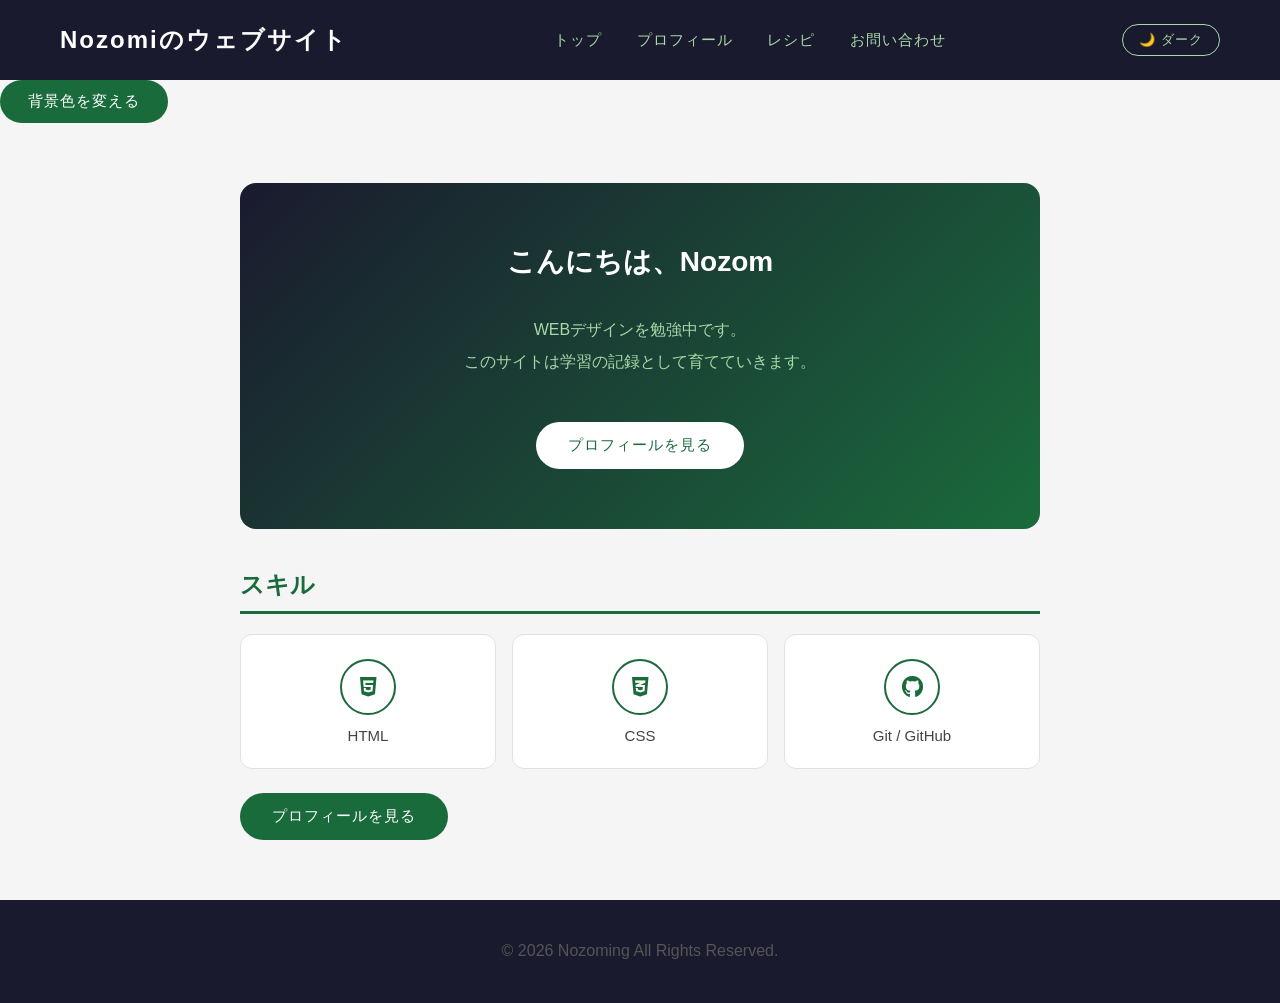
<file: index.html>
<!DOCTYPE html>
<html lang="ja">
  <head>
    <meta charset="UTF-8">
    <title>私のウェブサイト</title>
    <link rel="stylesheet" href="style.css">

  </head> <link rel="stylesheet" href="https://cdnjs.cloudflare.com/ajax/libs/font-awesome/6.5.0/css/all.min.css">
  <body>
    <header>
      <h1>Nozomiのウェブサイト</h1>
      <nav>
        <a href="index.html">トップ</a>
        <a href="profile.html">プロフィール</a>
        <a href="recipe.html">レシピ</a>
        <a href="contact.html">お問い合わせ</a>
      </nav>
      <button id="theme-toggle">🌙 ダーク</button>
    </header>
    <button id="colorButton">背景色を変える</button>
    <main>
        <section class="hero">
    <h2>こんにちは、Nozomiです。</h2>
    <p>WEBデザインを勉強中です。<br>このサイトは学習の記録として育てていきます。</p>
    <a href="profile.html" class="button">プロフィールを見る</a>
  </section>

      <h2>スキル</h2>
<div class="skill-grid">
  <div class="skill-card fade-in">
    <div class="skill-icon-circle">
      <i class="fa-brands fa-html5"></i>
    </div>
    <span>HTML</span>
   
  </div>
  <div class="skill-card fade-in">
    <div class="skill-icon-circle">
      <i class="fa-brands fa-css3-alt"></i>
    </div>
    <span>CSS</span>
  </div>
  <div class="skill-card fade-in">
    <div class="skill-icon-circle">
      <i class="fa-brands fa-github"></i>
    </div>
    <span>Git / GitHub</span>
  </div>
</div>
      <a href="profile.html" class="button">プロフィールを見る</a>
    </main>
    <script src="script.js"></script>
    <footer>
      <p>© 2026 Nozoming All Rights Reserved.</p>
    </footer>
  </body>
</html>
</file>
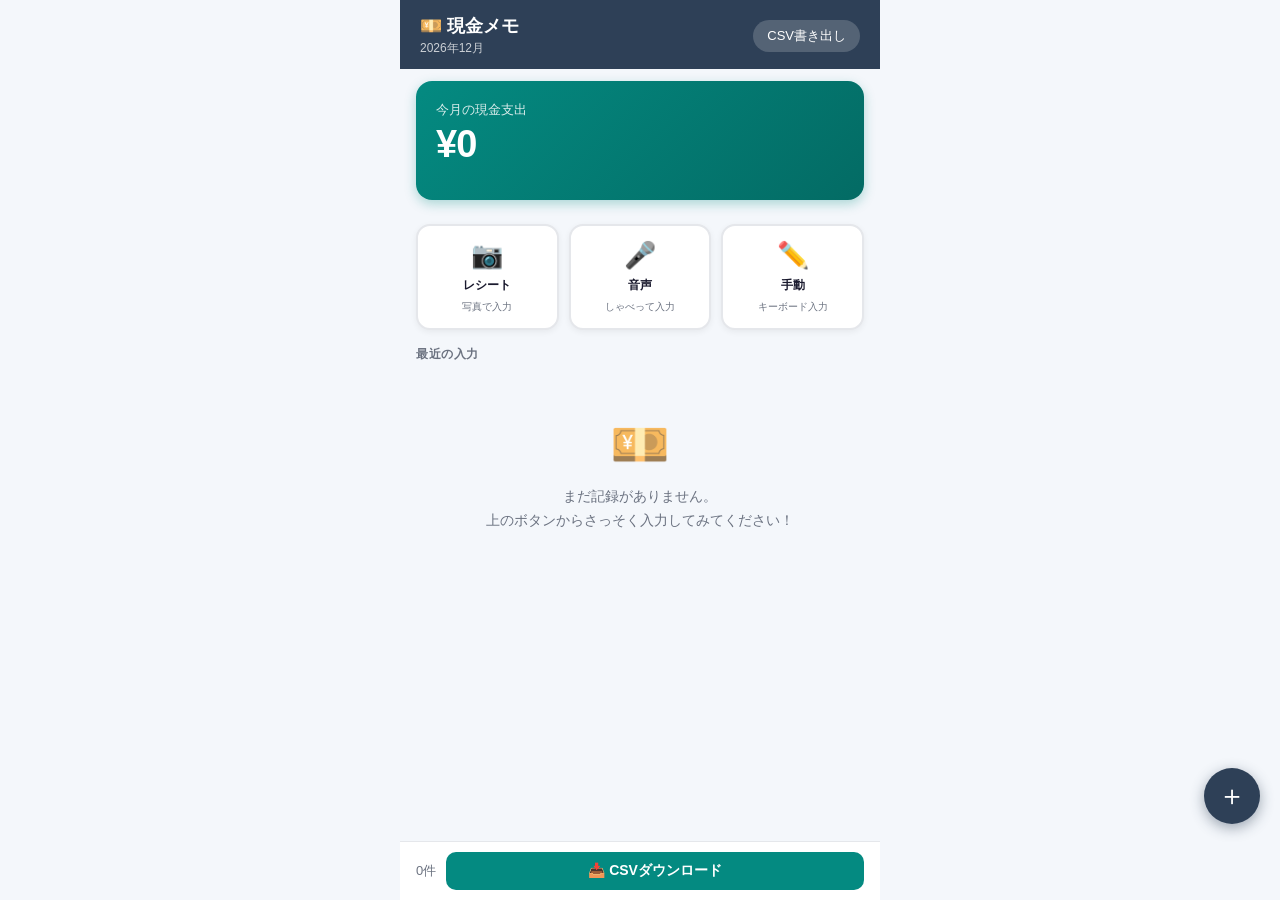
<file: 家計簿/index.html>
<!DOCTYPE html>
<html lang="ja">
<head>
<meta charset="UTF-8">
<meta name="viewport" content="width=device-width, initial-scale=1.0, maximum-scale=1.0, user-scalable=no">
<meta name="apple-mobile-web-app-capable" content="yes">
<meta name="mobile-web-app-app-status-bar-style" content="black-translucent">
<title>💴 現金メモ</title>
<style>
:root {
  --primary: #2E4057;
  --accent: #048A81;
  --danger: #E84855;
  --bg: #F4F7FB;
  --card: #FFFFFF;
  --text: #1A1A2E;
  --muted: #6B7280;
  --border: #E5E7EB;
}
* { box-sizing: border-box; margin: 0; padding: 0; -webkit-tap-highlight-color: transparent; }
body {
  font-family: -apple-system, 'Hiragino Sans', 'Yu Gothic UI', sans-serif;
  background: var(--bg); color: var(--text);
  max-width: 480px; margin: 0 auto; min-height: 100vh;
  display: flex; flex-direction: column;
}

/* Header */
.header {
  background: var(--primary); color: white;
  padding: 14px 20px 12px;
  display: flex; align-items: center; justify-content: space-between;
  position: sticky; top: 0; z-index: 100;
}
.header-title { font-size: 18px; font-weight: 700; }
.header-sub { font-size: 12px; opacity: 0.75; margin-top: 2px; }
.header-btn {
  background: rgba(255,255,255,0.18); border: none; color: white;
  padding: 7px 14px; border-radius: 20px; font-size: 13px;
  cursor: pointer; font-family: inherit;
}

/* Summary */
.summary-card {
  background: linear-gradient(135deg, var(--accent) 0%, #036B64 100%);
  color: white; margin: 12px 16px; border-radius: 16px; padding: 20px;
  box-shadow: 0 4px 12px rgba(4,138,129,0.3);
}
.summary-label { font-size: 13px; opacity: 0.85; }
.summary-amount { font-size: 38px; font-weight: 800; margin: 4px 0; letter-spacing: -1px; }
.summary-cats { display: flex; gap: 10px; margin-top: 14px; }
.summary-cat {
  background: rgba(255,255,255,0.2); border-radius: 10px;
  padding: 8px 10px; flex: 1; text-align: center; min-width: 0;
}
.summary-cat-name { font-size: 11px; opacity: 0.9; white-space: nowrap; overflow: hidden; text-overflow: ellipsis; }
.summary-cat-amt { font-size: 14px; font-weight: 700; margin-top: 2px; }

/* Quick Add */
.quick-add { display: grid; grid-template-columns: 1fr 1fr 1fr; gap: 10px; padding: 12px 16px; }
.qa-btn {
  background: var(--card); border: 2px solid var(--border); border-radius: 14px;
  padding: 14px 8px; display: flex; flex-direction: column; align-items: center; gap: 6px;
  cursor: pointer; box-shadow: 0 2px 6px rgba(0,0,0,0.06);
  transition: transform 0.1s, border-color 0.1s;
}
.qa-btn:active { transform: scale(0.94); border-color: var(--accent); background: #EEF9F8; }
.qa-icon { font-size: 26px; }
.qa-label { font-size: 12px; font-weight: 700; color: var(--text); }
.qa-sub { font-size: 10px; color: var(--muted); }

/* List */
.section-title { font-size: 12px; font-weight: 700; color: var(--muted); padding: 4px 16px 6px; letter-spacing: 0.5px; }
.list { padding: 0 16px; flex: 1; padding-bottom: 90px; }
.day-group { margin-bottom: 14px; }
.day-header { font-size: 12px; color: var(--muted); font-weight: 600; padding: 4px 0 6px; border-bottom: 1px solid var(--border); margin-bottom: 6px; }
.entry {
  background: var(--card); border-radius: 12px; padding: 12px 14px;
  display: flex; align-items: center; gap: 12px; margin-bottom: 6px;
  box-shadow: 0 1px 4px rgba(0,0,0,0.06);
}
.entry-icon {
  width: 40px; height: 40px; border-radius: 10px;
  display: flex; align-items: center; justify-content: center;
  font-size: 20px; flex-shrink: 0;
}
.entry-body { flex: 1; min-width: 0; }
.entry-memo { font-size: 14px; font-weight: 600; overflow: hidden; text-overflow: ellipsis; white-space: nowrap; }
.entry-cat { font-size: 11px; color: var(--muted); margin-top: 1px; }
.entry-amount { font-size: 15px; font-weight: 700; color: var(--danger); white-space: nowrap; }
.entry-del { background: none; border: none; font-size: 16px; color: #ccc; cursor: pointer; padding: 4px; }
.entry-del:active { color: var(--danger); }

/* Empty */
.empty { text-align: center; padding: 48px 24px; color: var(--muted); }
.empty-icon { font-size: 48px; }
.empty p { margin-top: 12px; line-height: 1.7; font-size: 14px; }

/* FAB */
.fab {
  position: fixed; bottom: 76px; right: 20px;
  width: 56px; height: 56px; border-radius: 50%;
  background: var(--primary); color: white;
  border: none; font-size: 28px; cursor: pointer;
  box-shadow: 0 4px 14px rgba(46,64,87,0.45);
  display: flex; align-items: center; justify-content: center;
  z-index: 200; transition: transform 0.12s;
}
.fab:active { transform: scale(0.91); }

/* Export bar */
.export-bar {
  position: fixed; bottom: 0; left: 50%; transform: translateX(-50%);
  width: 100%; max-width: 480px;
  background: var(--card); border-top: 1px solid var(--border);
  padding: 10px 16px; display: flex; gap: 10px; align-items: center;
  z-index: 150;
}
.export-btn {
  flex: 1; padding: 10px; background: var(--accent); color: white;
  border: none; border-radius: 10px; font-size: 14px; font-weight: 700;
  cursor: pointer; font-family: inherit;
}
.export-count { font-size: 13px; color: var(--muted); white-space: nowrap; }

/* Toast */
.toast {
  position: fixed; top: 70px; left: 50%; transform: translateX(-50%);
  background: #1A1A2E; color: white; padding: 10px 20px;
  border-radius: 24px; font-size: 14px; z-index: 9999;
  opacity: 0; transition: opacity 0.3s; pointer-events: none; white-space: nowrap;
}
.toast.show { opacity: 1; }

/* Modal */
.overlay {
  position: fixed; inset: 0; background: rgba(0,0,0,0.5);
  z-index: 400; display: none; align-items: flex-end; justify-content: center;
}
.overlay.open { display: flex; }
.sheet {
  background: var(--card); border-radius: 22px 22px 0 0;
  width: 100%; max-width: 480px; max-height: 94vh; overflow-y: auto;
  animation: up 0.22s ease-out;
}
@keyframes up { from { transform: translateY(100%); } to { transform: translateY(0); } }
.sheet-handle { width: 40px; height: 4px; background: var(--border); border-radius: 2px; margin: 12px auto 0; }
.sheet-header { padding: 14px 20px 0; display: flex; justify-content: space-between; align-items: center; }
.sheet-title { font-size: 17px; font-weight: 700; }
.sheet-close {
  background: var(--border); border: none; width: 28px; height: 28px;
  border-radius: 50%; font-size: 14px; cursor: pointer;
  display: flex; align-items: center; justify-content: center; color: var(--muted);
}

/* Tabs */
.tabs { display: flex; gap: 8px; padding: 14px 20px 0; }
.tab {
  flex: 1; padding: 9px 4px; border: 2px solid var(--border); border-radius: 10px;
  background: var(--bg); font-size: 12px; font-weight: 700; cursor: pointer;
  text-align: center; color: var(--muted); transition: all 0.12s; font-family: inherit;
}
.tab.active { border-color: var(--accent); background: #E6F7F6; color: var(--accent); }

/* Form */
.form { padding: 14px 20px 0; }
.field { margin-bottom: 16px; }
.field-label {
  font-size: 11px; font-weight: 700; color: var(--muted);
  display: block; margin-bottom: 6px; text-transform: uppercase; letter-spacing: 0.5px;
}
.input {
  width: 100%; padding: 12px 14px; border: 2px solid var(--border); border-radius: 12px;
  font-size: 16px; font-family: inherit; background: var(--bg); outline: none;
  transition: border-color 0.15s; -webkit-appearance: none;
}
.input:focus { border-color: var(--accent); background: white; }
.amount-wrap { position: relative; }
.amount-prefix { position: absolute; left: 14px; top: 50%; transform: translateY(-50%); font-size: 20px; font-weight: 800; color: var(--muted); }
.input.amount { padding-left: 32px; font-size: 28px; font-weight: 800; color: var(--danger); }

/* Category chips */
.cat-grid { display: grid; grid-template-columns: repeat(4, 1fr); gap: 8px; }
.cat-chip {
  border: 2px solid var(--border); border-radius: 12px; padding: 8px 4px;
  text-align: center; cursor: pointer; background: var(--bg); transition: all 0.12s;
}
.cat-chip.on { border-color: var(--accent); background: #E6F7F6; }
.chip-icon { font-size: 20px; }
.chip-label { font-size: 10px; font-weight: 600; margin-top: 3px; color: var(--text); }

/* Photo area */
.photo-area {
  border: 2px dashed var(--border); border-radius: 12px; min-height: 100px;
  display: flex; align-items: center; justify-content: center;
  cursor: pointer; background: var(--bg); overflow: hidden; position: relative;
}
.photo-hint { text-align: center; color: var(--muted); padding: 20px; }
.photo-hint .ph-icon { font-size: 32px; }
.photo-hint p { font-size: 13px; margin-top: 6px; line-height: 1.5; }
#receipt-img { width: 100%; max-height: 220px; object-fit: contain; display: none; }
#receipt-file { display: none; }

/* Voice */
.voice-btn {
  width: 100%; padding: 16px; border: 2px dashed var(--border); border-radius: 12px;
  background: var(--bg); font-size: 14px; cursor: pointer;
  display: flex; align-items: center; justify-content: center; gap: 8px;
  color: var(--muted); transition: all 0.15s; font-family: inherit;
}
.voice-btn.on { border-color: var(--danger); background: #FEF2F2; color: var(--danger); animation: pulse 1s infinite; }
@keyframes pulse { 0%,100%{opacity:1} 50%{opacity:0.65} }
.voice-out {
  background: #E6F7F6; border-radius: 10px; padding: 10px 14px;
  margin-top: 8px; font-size: 14px; color: var(--accent); display: none; line-height: 1.5;
}

/* Panel */
.panel { display: none; }
.panel.on { display: block; }

/* Save button */
.btn-save {
  width: 100%; padding: 16px; background: var(--primary); color: white;
  border: none; border-radius: 14px; font-size: 17px; font-weight: 700;
  cursor: pointer; margin: 6px 0 24px; font-family: inherit;
  transition: opacity 0.15s;
}
.btn-save:active { opacity: 0.85; }

/* Storage warning */
.storage-warn {
  background: #FFF3CD; border: 1px solid #FBBF24; border-radius: 10px;
  padding: 10px 14px; margin: 8px 16px; font-size: 12px; color: #92400E;
  display: none;
}
</style>
</head>
<body>

<div class="header">
  <div>
    <div class="header-title">💴 現金メモ</div>
    <div class="header-sub" id="header-month"></div>
  </div>
  <button class="header-btn" onclick="exportCSV()">CSV書き出し</button>
</div>

<div class="summary-card">
  <div class="summary-label">今月の現金支出</div>
  <div class="summary-amount" id="total-amt">¥0</div>
  <div class="summary-cats" id="top-cats"></div>
</div>

<div class="storage-warn" id="storage-warn">
  ⚠️ このブラウザではデータの自動保存ができません。月末に必ずCSVを書き出してください。
</div>

<div class="quick-add">
  <div class="qa-btn" onclick="openSheet('receipt')">
    <span class="qa-icon">📷</span>
    <span class="qa-label">レシート</span>
    <span class="qa-sub">写真で入力</span>
  </div>
  <div class="qa-btn" onclick="openSheet('voice')">
    <span class="qa-icon">🎤</span>
    <span class="qa-label">音声</span>
    <span class="qa-sub">しゃべって入力</span>
  </div>
  <div class="qa-btn" onclick="openSheet('manual')">
    <span class="qa-icon">✏️</span>
    <span class="qa-label">手動</span>
    <span class="qa-sub">キーボード入力</span>
  </div>
</div>

<div class="section-title">最近の入力</div>
<div class="list" id="entry-list"></div>

<div class="toast" id="toast"></div>

<button class="fab" onclick="openSheet('manual')">＋</button>

<div class="export-bar">
  <span class="export-count" id="export-count">0件</span>
  <button class="export-btn" onclick="exportCSV()">📥 CSVダウンロード</button>
</div>

<!-- ======= SHEET ======= -->
<div class="overlay" id="overlay" onclick="closeBg(event)">
  <div class="sheet">
    <div class="sheet-handle"></div>
    <div class="sheet-header">
      <span class="sheet-title">支出を記録</span>
      <button class="sheet-close" onclick="closeSheet()">✕</button>
    </div>

    <div class="tabs">
      <button class="tab on" id="tab-receipt" onclick="switchTab('receipt')">📷 レシート</button>
      <button class="tab" id="tab-voice" onclick="switchTab('voice')">🎤 音声</button>
      <button class="tab" id="tab-manual" onclick="switchTab('manual')">✏️ 手動</button>
    </div>

    <div class="form">

      <!-- Receipt -->
      <div class="panel on" id="panel-receipt">
        <div class="field" style="margin-top:14px;">
          <label class="field-label">レシート写真</label>
          <div class="photo-area" onclick="document.getElementById('receipt-file').click()">
            <div class="photo-hint" id="photo-hint">
              <div class="ph-icon">📸</div>
              <p>タップして写真を選ぶ<br><small style="opacity:.7">カメラまたはカメラロール</small></p>
            </div>
            <img id="receipt-img" alt="レシート">
          </div>
          <!-- capture属性なし → カメラ・カメラロール両方選べる -->
          <input type="file" id="receipt-file" accept="image/*" onchange="onPhoto(event)">
          <p id="photo-note" style="font-size:12px;color:var(--muted);margin-top:6px;display:none;">
            📌 写真を見ながら、下の「金額」欄に手入力してください
          </p>
        </div>
      </div>

      <!-- Voice -->
      <div class="panel" id="panel-voice">
        <div class="field" style="margin-top:14px;">
          <label class="field-label">音声で入力</label>
          <p style="font-size:13px;color:var(--muted);margin-bottom:10px;">
            例：「スーパーで千五百円」「コンビニ 三百二十円」
          </p>
          <button class="voice-btn" id="voice-btn" onclick="toggleVoice()">
            <span id="voice-icon">🎤</span>
            <span id="voice-txt">タップして話す</span>
          </button>
          <div class="voice-out" id="voice-out"></div>
        </div>
      </div>

      <!-- 共通：金額・カテゴリ・メモ・日付 -->
      <div class="field">
        <label class="field-label">金額 <span style="color:var(--danger)">*</span></label>
        <div class="amount-wrap">
          <span class="amount-prefix">¥</span>
          <input type="number" class="input amount" id="inp-amount"
                 placeholder="0" inputmode="numeric" pattern="[0-9]*">
        </div>
      </div>

      <div class="field">
        <label class="field-label">カテゴリ</label>
        <div class="cat-grid" id="cat-grid"></div>
      </div>

      <div class="field">
        <label class="field-label">メモ（お店・内容）</label>
        <input type="text" class="input" id="inp-memo" placeholder="例：コープ、電車代">
      </div>

      <div class="field">
        <label class="field-label">日付</label>
        <input type="date" class="input" id="inp-date">
      </div>

      <button class="btn-save" onclick="saveEntry()">✅ 記録する</button>
    </div>
  </div>
</div>

<script>
// ==============================
// ストレージ（localStorageが使えない場合はメモリ保存）
// ==============================
let _mem = [];
let storageOK = false;

function loadEntries() {
  try {
    const d = localStorage.getItem('cash_entries');
    storageOK = true;
    return d ? JSON.parse(d) : [];
  } catch(e) {
    storageOK = false;
    document.getElementById('storage-warn').style.display = 'block';
    return _mem;
  }
}

function saveEntries(arr) {
  _mem = arr;
  try {
    localStorage.setItem('cash_entries', JSON.stringify(arr));
  } catch(e) {
    // ストレージ満杯やセキュリティエラー → メモリのみ
  }
}

// ==============================
// カテゴリ
// ==============================
const CATS = [
  { id: '食費',   icon: '🛒', color: '#FFF3CD' },
  { id: '外食',   icon: '🍜', color: '#FCE4D6' },
  { id: '日用品', icon: '🧴', color: '#E2EFDA' },
  { id: '美容',   icon: '💄', color: '#FCE4F0' },
  { id: '交通費', icon: '🚗', color: '#DDEEFF' },
  { id: '医療',   icon: '🏥', color: '#E8F5E9' },
  { id: '娯楽',   icon: '🎮', color: '#EDE7F6' },
  { id: 'その他', icon: '📦', color: '#F5F5F5' },
];

let entries = [];
let selCat = '食費';
let recog = null;
let listening = false;

// ==============================
// 初期化
// ==============================
document.addEventListener('DOMContentLoaded', () => {
  entries = loadEntries();
  const now = new Date();
  document.getElementById('header-month').textContent =
    `${now.getFullYear()}年${now.getMonth()+1}月`;
  setTodayDate();
  buildCatGrid();
  render();
});

function setTodayDate() {
  const d = new Date();
  const s = `${d.getFullYear()}-${String(d.getMonth()+1).padStart(2,'0')}-${String(d.getDate()).padStart(2,'0')}`;
  document.getElementById('inp-date').value = s;
}

// ==============================
// カテゴリグリッド
// ==============================
function buildCatGrid() {
  const g = document.getElementById('cat-grid');
  g.innerHTML = '';
  CATS.forEach(c => {
    const d = document.createElement('div');
    d.className = 'cat-chip' + (c.id === selCat ? ' on' : '');
    d.innerHTML = `<div class="chip-icon">${c.icon}</div><div class="chip-label">${c.id}</div>`;
    d.onclick = () => {
      selCat = c.id;
      document.querySelectorAll('.cat-chip').forEach(x => x.classList.remove('on'));
      d.classList.add('on');
    };
    g.appendChild(d);
  });
}

// ==============================
// 描画
// ==============================
function render() {
  renderSummary();
  renderList();
  document.getElementById('export-count').textContent = `${entries.length}件`;
}

function renderSummary() {
  const now = new Date();
  const month = entries.filter(e => {
    const d = new Date(e.date + 'T00:00:00');
    return d.getFullYear() === now.getFullYear() && d.getMonth() === now.getMonth();
  });
  const total = month.reduce((s, e) => s + e.amount, 0);
  document.getElementById('total-amt').textContent = `¥${total.toLocaleString()}`;

  const bycat = {};
  month.forEach(e => { bycat[e.cat] = (bycat[e.cat]||0) + e.amount; });
  const top = Object.entries(bycat).sort((a,b)=>b[1]-a[1]).slice(0,3);
  document.getElementById('top-cats').innerHTML = top.map(([cat, amt]) => {
    const info = CATS.find(c=>c.id===cat) || {icon:'📦'};
    return `<div class="summary-cat">
      <div class="summary-cat-name">${info.icon} ${cat}</div>
      <div class="summary-cat-amt">¥${amt.toLocaleString()}</div>
    </div>`;
  }).join('');
}

function renderList() {
  const el = document.getElementById('entry-list');
  if (!entries.length) {
    el.innerHTML = `<div class="empty">
      <div class="empty-icon">💴</div>
      <p>まだ記録がありません。<br>上のボタンからさっそく入力してみてください！</p>
    </div>`;
    return;
  }
  const sorted = [...entries].sort((a,b) => b.date.localeCompare(a.date));
  const groups = {};
  sorted.forEach(e => { (groups[e.date] = groups[e.date]||[]).push(e); });

  el.innerHTML = Object.entries(groups).map(([date, items]) => {
    const d = new Date(date + 'T00:00:00');
    const days = ['日','月','火','水','木','金','土'];
    const label = `${d.getMonth()+1}月${d.getDate()}日（${days[d.getDay()]}）`;
    const dayTotal = items.reduce((s,e)=>s+e.amount,0);
    const rows = items.map(e => {
      const info = CATS.find(c=>c.id===e.cat)||{icon:'📦',color:'#F5F5F5'};
      return `<div class="entry">
        <div class="entry-icon" style="background:${info.color}">${info.icon}</div>
        <div class="entry-body">
          <div class="entry-memo">${esc(e.memo||e.cat)}</div>
          <div class="entry-cat">${e.cat}</div>
        </div>
        <div class="entry-amount">-¥${e.amount.toLocaleString()}</div>
        <button class="entry-del" onclick="delEntry('${e.id}')">🗑</button>
      </div>`;
    }).join('');
    return `<div class="day-group">
      <div class="day-header">${label} ／ 計¥${dayTotal.toLocaleString()}</div>
      ${rows}
    </div>`;
  }).join('');
}

function esc(s) {
  return String(s).replace(/&/g,'&amp;').replace(/</g,'&lt;').replace(/>/g,'&gt;');
}

// ==============================
// シート操作
// ==============================
function openSheet(tab) {
  document.getElementById('overlay').classList.add('open');
  switchTab(tab);
  document.getElementById('inp-amount').value = '';
  document.getElementById('inp-memo').value = '';
  setTodayDate();
  selCat = '食費';
  buildCatGrid();
  resetPhoto();
  stopVoice();
}
function closeSheet() {
  document.getElementById('overlay').classList.remove('open');
  stopVoice();
}
function closeBg(e) {
  if (e.target === document.getElementById('overlay')) closeSheet();
}
function switchTab(tab) {
  ['receipt','voice','manual'].forEach(t => {
    document.getElementById('tab-'+t).classList.toggle('on', t===tab);
    const p = document.getElementById('panel-'+t);
    if (p) p.classList.toggle('on', t===tab);
  });
}

// ==============================
// 保存
// ==============================
function saveEntry() {
  const amtRaw = document.getElementById('inp-amount').value;
  const amt = parseInt(amtRaw, 10);
  if (!amt || amt <= 0) {
    toast('⚠️ 金額を入力してください');
    document.getElementById('inp-amount').focus();
    return;
  }
  const memo = document.getElementById('inp-memo').value.trim();
  const date = document.getElementById('inp-date').value;
  if (!date) { toast('⚠️ 日付を入力してください'); return; }

  const entry = {
    id: Date.now().toString(36) + Math.random().toString(36).slice(2,5),
    date, amount: amt, cat: selCat, memo: memo || selCat
  };
  entries.unshift(entry);
  saveEntries(entries);
  closeSheet();
  render();
  toast('✅ 記録しました！');
}

function delEntry(id) {
  if (!confirm('この記録を削除しますか？')) return;
  entries = entries.filter(e => e.id !== id);
  saveEntries(entries);
  render();
  toast('削除しました');
}

// ==============================
// レシート写真
// ==============================
function onPhoto(e) {
  const file = e.target.files[0];
  if (!file) return;
  const reader = new FileReader();
  reader.onload = ev => {
    const img = document.getElementById('receipt-img');
    img.src = ev.target.result;
    img.style.display = 'block';
    document.getElementById('photo-hint').style.display = 'none';
    document.getElementById('photo-note').style.display = 'block';
    toast('📸 写真を読み込みました。金額を入力してください');
    // 金額フィールドにフォーカス
    setTimeout(() => document.getElementById('inp-amount').focus(), 300);
  };
  reader.readAsDataURL(file);
}

function resetPhoto() {
  document.getElementById('receipt-img').style.display = 'none';
  document.getElementById('receipt-img').src = '';
  document.getElementById('photo-hint').style.display = 'block';
  document.getElementById('photo-note').style.display = 'none';
  document.getElementById('receipt-file').value = '';
}

// ==============================
// 音声入力
// ==============================
function toggleVoice() {
  if (listening) { stopVoice(); return; }

  // ブラウザ対応チェック
  const SR = window.SpeechRecognition || window.webkitSpeechRecognition;
  if (!SR) {
    toast('このブラウザは音声入力に対応していません。ChromeまたはSafari（iOS16+）をお試しください。');
    return;
  }

  recog = new SR();
  recog.lang = 'ja-JP';
  recog.interimResults = true;  // 途中結果も表示
  recog.maxAlternatives = 1;

  recog.onstart = () => {
    listening = true;
    document.getElementById('voice-btn').classList.add('on');
    document.getElementById('voice-icon').textContent = '⏹';
    document.getElementById('voice-txt').textContent = '聞いています… タップで停止';
  };

  recog.onresult = e => {
    const text = Array.from(e.results).map(r=>r[0].transcript).join('');
    const isFinal = e.results[e.results.length-1].isFinal;
    document.getElementById('voice-out').style.display = 'block';
    document.getElementById('voice-out').textContent = `「${text}」`;
    if (isFinal) parseVoice(text);
  };

  recog.onerror = e => {
    stopVoice();
    if (e.error === 'not-allowed') {
      toast('マイクの使用を許可してください（ブラウザ設定）');
    } else {
      toast('音声認識エラー: ' + e.error);
    }
  };

  recog.onend = () => stopVoice();
  recog.start();
}

function stopVoice() {
  listening = false;
  if (recog) { try { recog.stop(); } catch(e){} recog = null; }
  const btn = document.getElementById('voice-btn');
  if (btn) {
    btn.classList.remove('on');
    document.getElementById('voice-icon').textContent = '🎤';
    document.getElementById('voice-txt').textContent = 'タップして話す';
  }
}

function parseVoice(text) {
  // 金額抽出（漢数字・算用数字両対応）
  const kan = {'零':0,'〇':0,'一':1,'二':2,'三':3,'四':4,'五':5,'六':6,'七':7,'八':8,'九':9,
               '十':10,'百':100,'千':1000,'万':10000};
  let amt = null;

  // 算用数字パターン（例: 1500円, 1,500円）
  const numMatch = text.match(/([0-9,，]+)\s*円/);
  if (numMatch) {
    amt = parseInt(numMatch[1].replace(/[,，]/g,''), 10);
  }

  // 漢数字パターン（例: 千五百円, 三百二十円）
  if (!amt) {
    const kanMatch = text.match(/([零〇一二三四五六七八九十百千万]+)\s*円/);
    if (kanMatch) amt = kanToNum(kanMatch[1]);
  }

  if (amt && !isNaN(amt) && amt > 0) {
    document.getElementById('inp-amount').value = amt;
    toast(`💰 ${amt.toLocaleString()}円を読み取りました`);
  }

  // カテゴリ推定
  const catKw = [
    ['食費',   ['スーパー','コープ','コンビニ','食料','買い物','ローソン','ファミマ','セブン']],
    ['外食',   ['外食','レストラン','ランチ','ラーメン','うどん','カフェ','コーヒー','ごはん']],
    ['交通費', ['電車','バス','タクシー','ガソリン','駐車','高速']],
    ['医療',   ['病院','クリニック','薬','医院']],
    ['娯楽',   ['映画','本','ゲーム','娯楽']],
    ['日用品', ['ドラッグ','ツルハ','マツキヨ','日用品','洗剤']],
    ['美容',   ['美容院','美容室','化粧','美容']],
  ];
  for (const [cat, kws] of catKw) {
    if (kws.some(k => text.includes(k))) {
      selCat = cat;
      buildCatGrid();
      break;
    }
  }

  // メモ設定（金額・助詞を除いた部分）
  const memoText = text.replace(/[0-9,，]+円|[零〇一二三四五六七八九十百千万]+円/g,'')
                       .replace(/で|に|の|から|へ|を/g,' ').trim();
  if (memoText) document.getElementById('inp-memo').value = memoText.slice(0,30);
}

function kanToNum(s) {
  let result = 0, cur = 0;
  const map = {'零':0,'〇':0,'一':1,'二':2,'三':3,'四':4,'五':5,'六':6,'七':7,'八':8,'九':9};
  const big = {'万':10000,'千':1000,'百':100,'十':10};
  for (const ch of s) {
    if (map[ch] !== undefined) cur = map[ch];
    else if (big[ch]) { result += (cur||1)*big[ch]; cur=0; }
  }
  return result + cur;
}

// ==============================
// CSV出力
// ==============================
function exportCSV() {
  if (!entries.length) { toast('記録がありません'); return; }

  const header = ['日付','内容','金額（円）','大項目','中項目','計算対象','振替'];
  const rows = entries.map(e => [
    e.date,
    `"${(e.memo||'').replace(/"/g,'""')}"`,
    -e.amount,
    catToMF(e.cat),
    e.cat, 1, 0
  ]);
  const csv = [header, ...rows].map(r => r.join(',')).join('\r\n');
  const bom = '\uFEFF';
  const blob = new Blob([bom+csv], {type:'text/csv;charset=utf-8'});
  const url = URL.createObjectURL(blob);
  const a = document.createElement('a');
  const now = new Date();
  a.href = url;
  a.download = `現金支出_${now.getFullYear()}${String(now.getMonth()+1).padStart(2,'0')}.csv`;
  document.body.appendChild(a);
  a.click();
  document.body.removeChild(a);
  URL.revokeObjectURL(url);
  toast('📥 CSVを書き出しました！');
}

function catToMF(cat) {
  const m = {食費:'食費',外食:'外食・カフェ',日用品:'日用品',美容:'衣服・美容',
             交通費:'交通費',医療:'医療・薬',娯楽:'趣味・娯楽',その他:'未分類'};
  return m[cat] || '未分類';
}

// ==============================
// Toast
// ==============================
function toast(msg) {
  const el = document.getElementById('toast');
  el.textContent = msg;
  el.classList.add('show');
  setTimeout(() => el.classList.remove('show'), 2800);
}
</script>
</body>
</html>
</file>
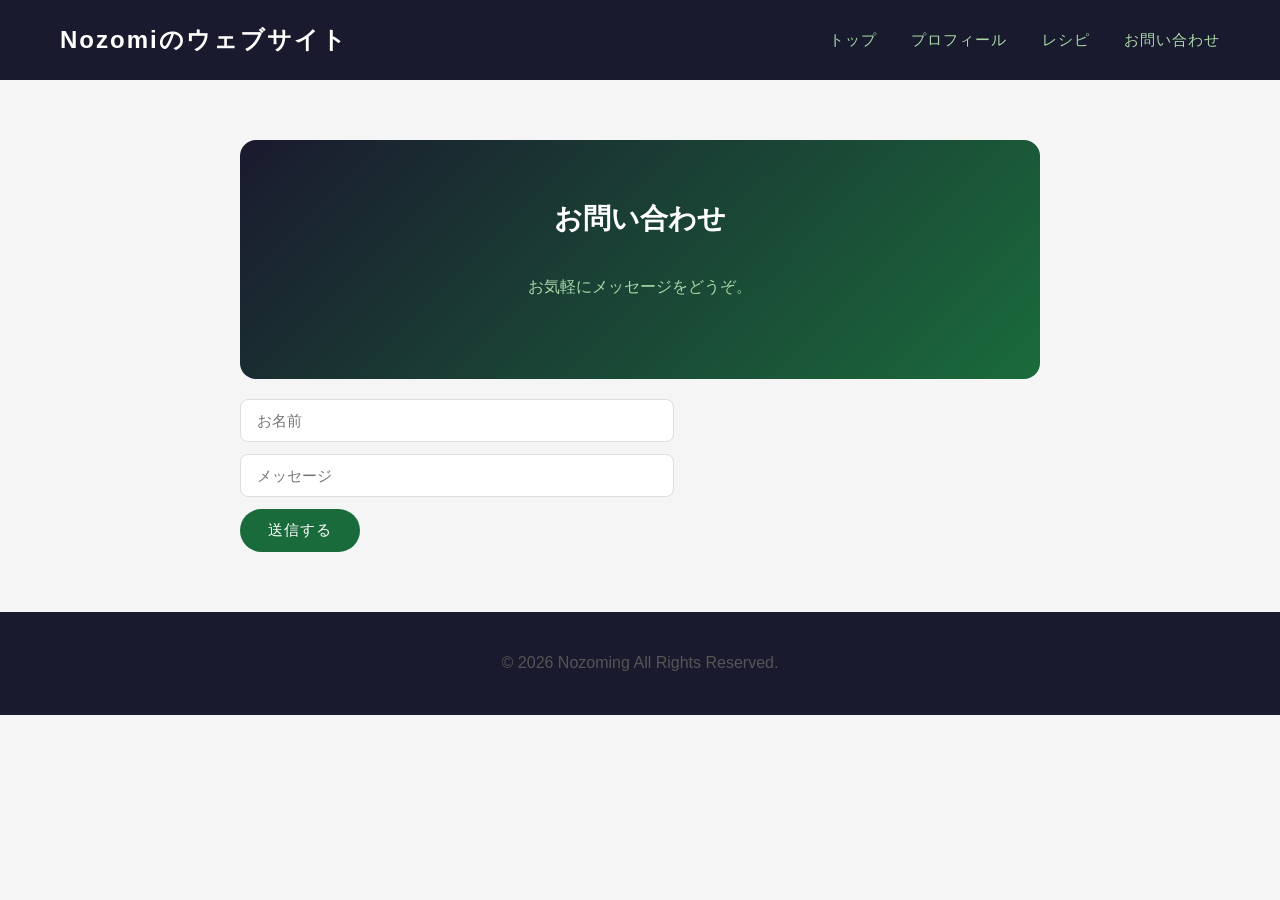
<file: contact.html>
<!DOCTYPE html>
<html lang="ja">
  <head>
    <meta charset="UTF-8">
    <title>お問い合わせ</title>
    <link rel="stylesheet" href="style.css">
    <link rel="stylesheet" href="https://cdnjs.cloudflare.com/ajax/libs/font-awesome/6.5.0/css/all.min.css">
  </head>
  <body>
    <header>
      <h1>Nozomiのウェブサイト</h1>
      <nav>
        <a href="index.html">トップ</a>
        <a href="profile.html">プロフィール</a>
        <a href="recipe.html">レシピ</a>
        <a href="contact.html">お問い合わせ</a>
      </nav>
    </header>
    <main>
      <section class="hero">
        <h2>お問い合わせ</h2>
        <p>お気軽にメッセージをどうぞ。</p>
      </section>

      <input type="text" id="nameInput" placeholder="お名前">
      <input type="text" id="messageInput" placeholder="メッセージ">
      <button id="btn">送信する</button>
      <p id="result"></p>
    </main>
    <script src="script.js"></script>
    <footer>
      <p>© 2026 Nozoming All Rights Reserved.</p>
    </footer>
  </body>
</html>
</file>
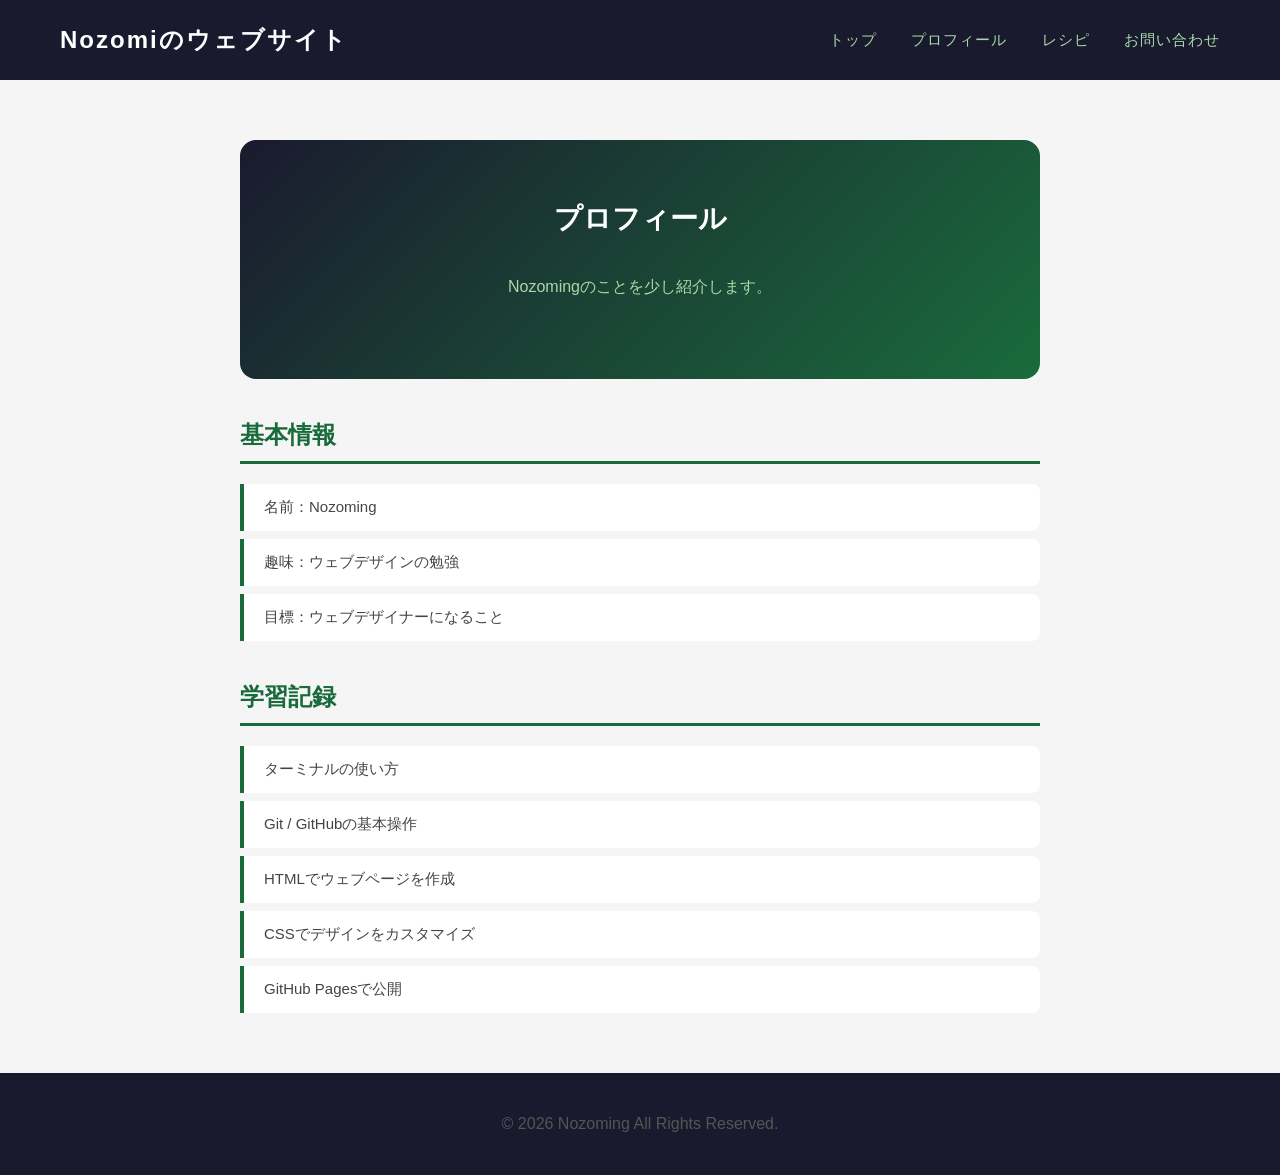
<file: profile.html>
<!DOCTYPE html>
<html lang="ja">
  <head>
    <meta charset="UTF-8">
    <title>プロフィール</title>
    <link rel="stylesheet" href="style.css">
    <link rel="stylesheet" href="https://cdnjs.cloudflare.com/ajax/libs/font-awesome/6.5.0/css/all.min.css">
  </head>
  <body>
    <header>
      <h1>Nozomiのウェブサイト</h1>
      <nav>
        <a href="index.html">トップ</a>
        <a href="profile.html">プロフィール</a>
        <a href="recipe.html">レシピ</a>
        <a href="contact.html">お問い合わせ</a>
      </nav>
    </header>
    <main>
      <section class="hero">
        <h2>プロフィール</h2>
        <p>Nozomingのことを少し紹介します。</p>
      </section>

      <h2>基本情報</h2>
      <ul>
        <li>名前：Nozoming</li>
        <li>趣味：ウェブデザインの勉強</li>
        <li>目標：ウェブデザイナーになること</li>
      </ul>

      <h2>学習記録</h2>
      <ul>
        <li class="fade-in">ターミナルの使い方</li>
        <li class="fade-in">Git / GitHubの基本操作</li>
        <li class="fade-in">HTMLでウェブページを作成</li>
        <li class="fade-in">CSSでデザインをカスタマイズ</li>
        <li class="fade-in">GitHub Pagesで公開</li>
      </ul>
    </main>
    <script src="script.js"></script>
    <footer>
      <p>© 2026 Nozoming All Rights Reserved.</p>
    </footer>
  </body>
</html>
</file>
<file: style.css>
body.light-mode {
    background-color: #f5f5f5;
    color: #333;
}

body.dark-mode {
    background-color: #121212;
    color: #e0e0e0;
}

body.dark-mode header {
    background-color: #0a0a1a;
}

body.dark-mode main h2 {
    color: #a8d8a8;
}

body.dark-mode ul li {
    background-color: #1e1e1e;
    color: #ccc;
}

body.dark-mode .skill-card {
    background-color: #1e1e1e;
    border-color: #333;
    color: #ccc;
}

body.dark-mode footer {
    background-color: #0a0a1a;
}

#theme-toggle {
    background: none;
    border: 1.5px solid #a8d8a8;
    color: #a8d8a8;
    padding: 6px 16px;
    border-radius: 20px;
    font-size: 13px;
    cursor: pointer;
    transition: background-color 0.2s, color 0.2s;
}

#theme-toggle:hover {
    background-color: #a8d8a8;
    color: #1a1a2e;
}@import url('https://fonts.googleapis.com/css2?family=Noto+Sans+JP:wght@400;700&display=swap');

body {
    background-color: #f5f5f5;
    font-family: 'Noto Sans JP', sans-serif;
    margin: 0;
    padding: 0;
    
    min-height: 100vh;
}


header {
    background-color: #1a1a2e;
    padding: 24px 60px;
    display: flex;
    align-items: center;
    justify-content: space-between;
}

header h1 {
    color: white;
    font-size: 24px;
    margin: 0;
    letter-spacing: 2px;
}

nav a {
    color: #a8d8a8;
    text-decoration: none;
    margin-left: 30px;
    font-size: 15px;
    letter-spacing: 1px;
}

nav a:hover {
    color: white;
}

main {
    max-width: 800px;
    margin: 60px auto;
    padding: 0 40px;
}

h2 {
    color: #1a6b3c;
    font-size: 24px;
    border-bottom: 3px solid #1a6b3c;
    padding-bottom: 10px;
    margin-top: 40px;
}

p {
    color: #555;
    font-size: 16px;
    line-height: 1.9;
}

ul {
    list-style: none;
    padding: 0;
}

ul li {
    background-color: white;
    border-left: 4px solid #1a6b3c;
    padding: 14px 20px;
    margin-bottom: 8px;
    border-radius: 0 8px 8px 0;
    color: #444;
    font-size: 15px; 
}

ul li:hover {
    background-color: #f0f9f4;
}

.button {
    display: inline-block;
    background-color: #1a6b3c;
    color: white;
    padding: 14px 32px;
    border-radius: 30px;
    text-decoration: none;
    font-size: 15px;
    margin-top: 24px;
    letter-spacing: 1px;
}

.button {
    display: inline-block;
    background-color: #1a6b3c;
    color: white;
    padding: 14px 32px;
    border-radius: 30px;
    text-decoration: none;
    font-size: 15px;
    margin-top: 24px;
    letter-spacing: 1px;
    transition: background-color 0.2s, transform 0.15s;
}

.button:hover {
    background-color: #145530;
    transform: translateY(-2px);
}

.button:active {
    transform: scale(0.97);
}


input {
    display: block;
    width: 100%;
    max-width: 400px;
    padding: 12px 16px;
    font-size: 15px;
    border: 1.5px solid #ddd;
    border-radius: 8px;
    margin-bottom: 12px;
    font-family: 'Noto Sans JP', sans-serif;
}

input:focus {
    border-color: #1a6b3c;
    outline: none;
}

button {
    background-color: #1a6b3c;
    color: white;
    padding: 12px 28px;
    border: none;
    border-radius: 30px;
    font-size: 15px;
    cursor: pointer;
    font-family: 'Noto Sans JP', sans-serif;
    letter-spacing: 1px;
}

button:hover {
    background-color: #145530;
}

#result {
    font-size: 18px;
    margin-top: 20px;
    font-weight: bold;
}
.recipe-card {
    background-color: white;
    border-radius: 12px;
    padding: 24px 32px;
    margin-bottom: 24px;
    border: 1px solid #e0e0e0;
}

.recipe-card h3 {
    color: #1a1a2e;
    font-size: 20px;
    margin-top: 0;
    border-bottom: 2px solid #1a6b3c;
    padding-bottom: 8px;
}

.recipe-card h4 {
    color: #1a6b3c;
    font-size: 16px;
    margin-top: 20px;
}

.recipe-card ol {
    padding-left: 20px;
    color: #444;
    font-size: 15px;
    line-height: 2;
}
@media (max-width: 600px) {
    header {
        padding: 16px 20px;
        flex-direction: column;
        align-items: flex-start;
    }

    header h1 {
        font-size: 20px;
    }

    nav a {
        margin-left: 0;
        margin-right: 16px;
        font-size: 14px;
    }

    main {
        padding: 0 20px;
        margin: 30px auto;
    }

    .recipe-card {
        padding: 16px 20px;
    }
}
footer {
    background-color: #1a1a2e;
    color: #a8d8a8;
    text-align: center;
    padding: 20px;
    font-size: 14px;
    margin-top: 60px;
}
.ingredient-group {
    display: flex;
    align-items: stretch;
    margin-bottom: 16px;
    background: none;
    border: none;
    justify-content: flex-start;
}
.ingredient-items {
    width: 280px;
    padding: 0;
    margin: 0;
}

.ingredient {
    padding: 4px 8px;
    font-size: 15px;
    color: #444;
    background: none;
    border: none;
    list-style: none;
}
.ingredient-bracket {
    display: flex;
    align-items: center;
    padding: 0 6px;
    font-size: 13px;
    color: #1a6b3c;
    font-weight: bold;
    border-left: 3px solid #1a6b3c;
    border-top: 3px solid #1a6b3c;
    border-bottom: 3px solid #1a6b3c;
    border-radius: 0;
    margin-left: 8px;
    white-space: nowrap;
    width: 40px;
}
.skill-grid {
    display: grid;
    grid-template-columns: repeat(3, 1fr);
    gap: 16px;
    margin-top: 20px;
}

.skill-card {
    background-color: white;
    border: 1px solid #e0e0e0;
    border-radius: 12px;
    padding: 24px 16px;
    text-align: center;
    font-size: 15px;
    color: #444;
    transition: transform 0.2s, box-shadow 0.2s;
}

.skill-card:hover {
    transform: translateY(-4px);
    box-shadow: 0 8px 20px rgba(0,0,0,0.08);
}
.skill-icon-circle {
    width: 52px;
    height: 52px;
    border-radius: 50%;
    border: 2px solid #1a6b3c;
    display: flex;
    align-items: center;
    justify-content: center;
    color: #1a6b3c;
    font-size: 22px;
    margin: 0 auto 12px;
    transition: background-color 0.2s, color 0.2s;
}

.skill-card:hover .skill-icon-circle {
    background-color: #1a6b3c;
    color: white;
}
.hero {
    background: linear-gradient(135deg, #1a1a2e, #1a6b3c);
    border-radius: 16px;
    padding: 60px 40px;
    text-align: center;
    margin-bottom: 20px;
}

.hero h2 {
    color: white;
    border-bottom: none;
    font-size: 28px;
    margin-top: 0;
}

.hero p {
    color: #a8d8a8;
    font-size: 16px;
    line-height: 2;
}

.hero .button {
    background-color: white;
    color: #1a6b3c;
    margin-top: 28px;
}

.hero .button:hover {
    background-color: #f0f9f4;
    transform: translateY(-2px);
}
.fade-in {
    opacity: 0;
    transform: translateY(20px);
    transition: opacity 0.6s ease, transform 0.6s ease;
}

.fade-in.visible {
    opacity: 1;
    transform: translateY(0);
}
</file>
